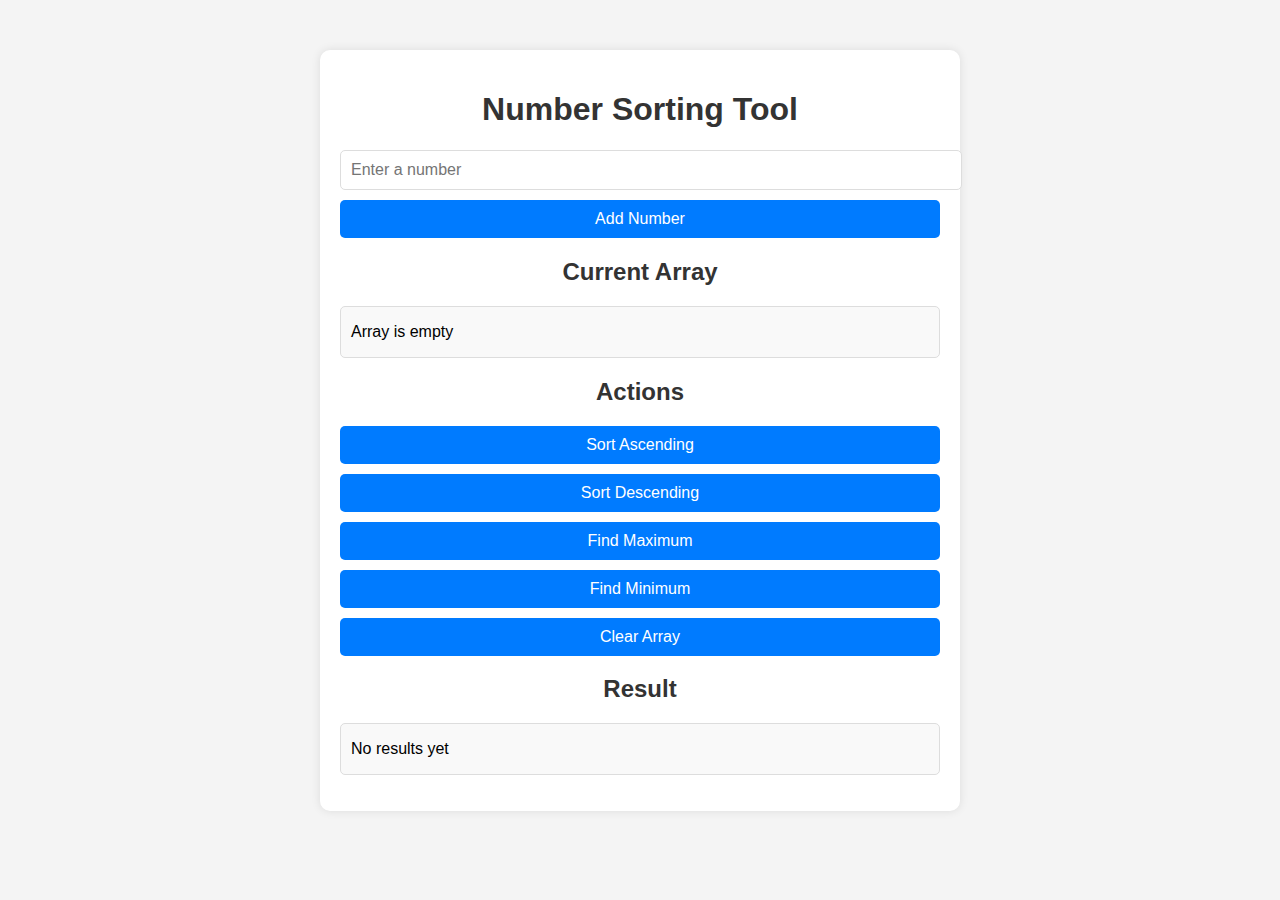
<file: lab exercise/Arrays/index.html>
<!DOCTYPE html>
<html lang="en">
<head>
  <meta charset="UTF-8">
  <meta name="viewport" content="width=device-width, initial-scale=1.0">
  <title>Number Sorting Tool</title>
  <link rel="stylesheet" href="style.css">
</head>
<body>
  <div class="container">
    <h1>Number Sorting Tool</h1>
    <input type="number" id="numberInput" placeholder="Enter a number">
    <button id="addButton">Add Number</button>
    
    <h2>Current Array</h2>
    <p id="arrayDisplay">Array is empty</p>
    
    <h2>Actions</h2>
    <button id="sortAscButton">Sort Ascending</button>
    <button id="sortDescButton">Sort Descending</button>
    <button id="findMaxButton">Find Maximum</button>
    <button id="findMinButton">Find Minimum</button>
    <button id="clearArrayButton">Clear Array</button>
    
    <h2>Result</h2>
    <p id="resultDisplay">No results yet</p>
  </div>
  <script src="script.js"></script>
</body>
</html>
</file>
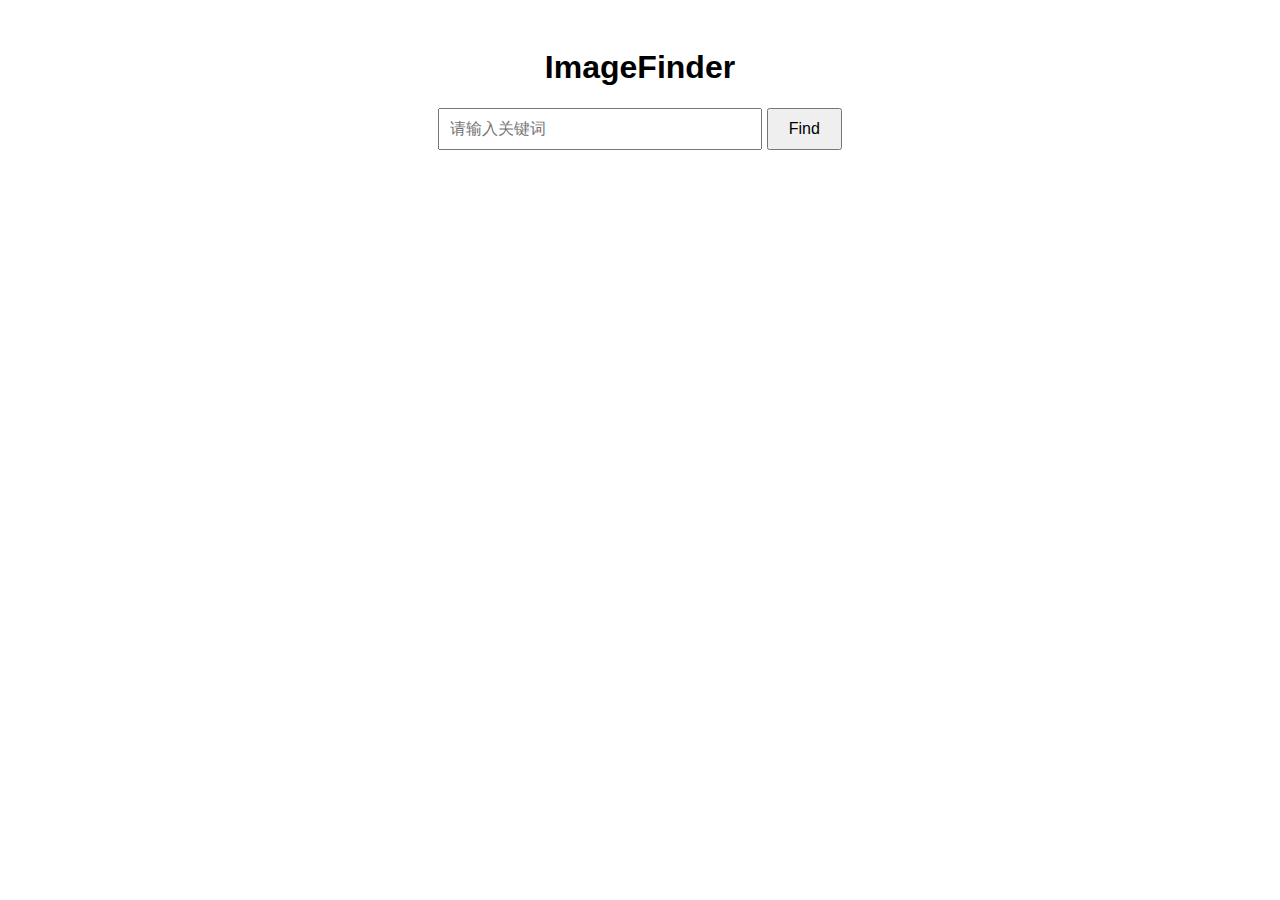
<file: lab exercise/DOM/index.html>
<!DOCTYPE html>
<html lang="en">
<head>
  <meta charset="UTF-8">
  <meta name="viewport" content="width=device-width, initial-scale=1.0">
  <title>ImageFinder</title>
  <link rel="stylesheet" href="style.css">
</head>
<body>
  <h1>ImageFinder</h1>
  <div id="search-container">
    <input type="text" id="search-input" placeholder="请输入关键词">
    <button id="search-button">Find</button>
  </div>
  <div id="results"></div>
  <script src="script.js"></script>
</body>
</html>
</file>
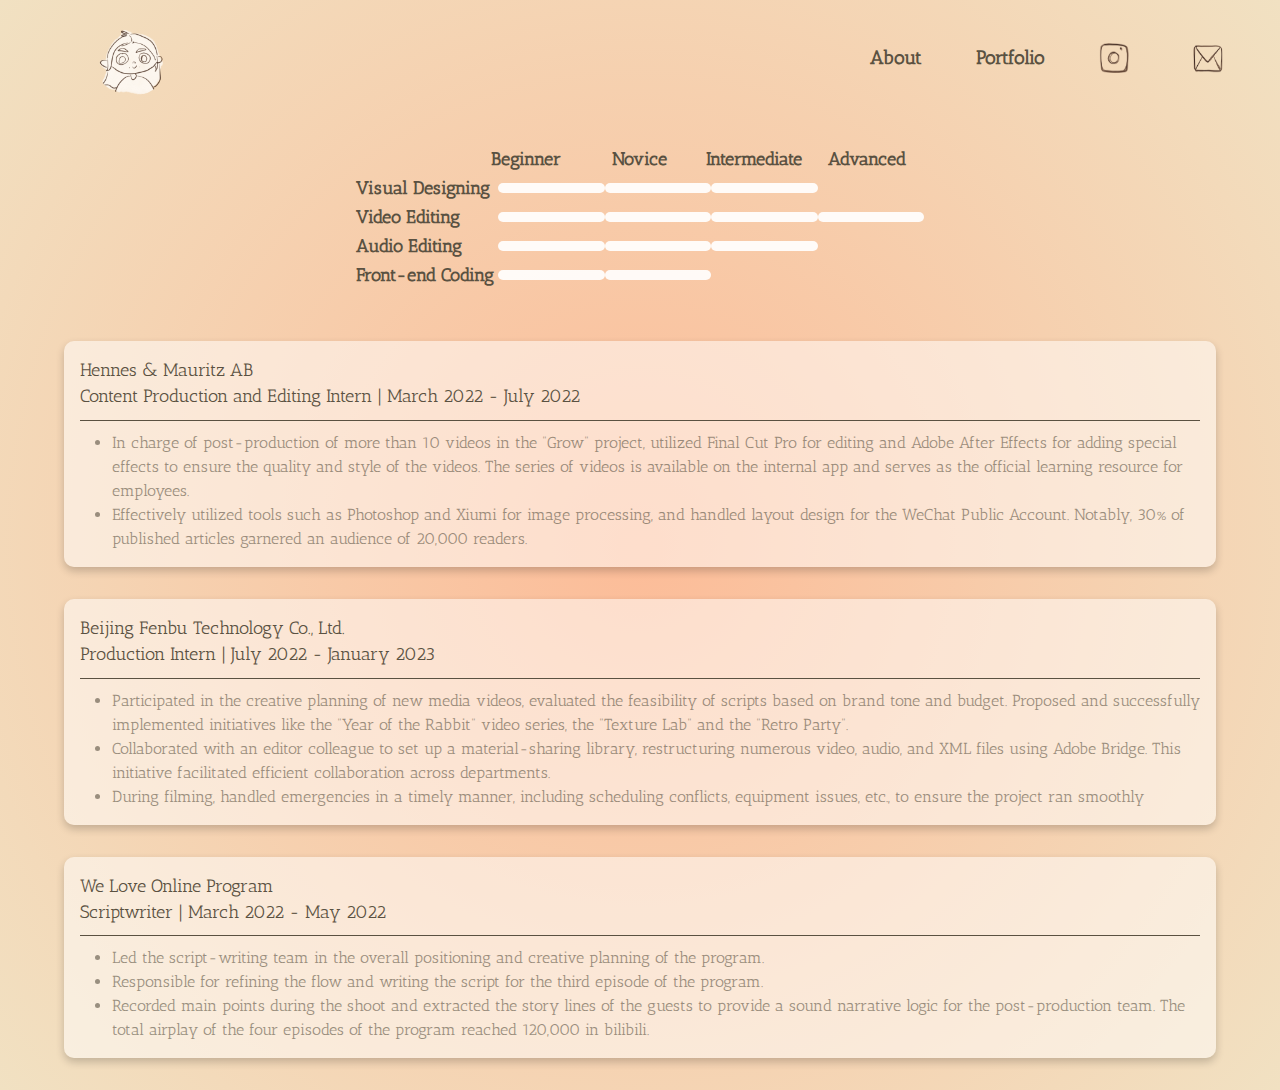
<file: portfolio/About.html>
<!DOCTYPE html>
<html lang="en">
<head>
    <meta charset="UTF-8">
    <meta name="viewport" content="width=device-width, initial-scale=1.0">
    <title>Wendi's experience</title>
    <link rel="stylesheet" href="main.css">
    <script src="script.js" defer></script>
    <!-- embed font -->
    <link rel="preconnect" href="https://fonts.googleapis.com">
    <link rel="preconnect" href="https://fonts.gstatic.com" crossorigin>
    <link href="https://fonts.googleapis.com/css2?family=Antic+Slab&family=Arima:wght@100..700&display=swap" rel="stylesheet">
</head>
<body>
    <!-- navigation bar -->
    <header>
        <div class="navbar">
            <div class="avatar">
                <a href="homepage.html"><img src="pic/myavatar.jpg" alt="My Avatar"></a>
            </div>
            <!-- links to other pages -->
            <div class="nav-links">
                <a href="About.html">About</a>
                <a href="portfolio.html">Portfolio</a>
                <a href="https://www.instagram.com/popo_p129/profilecard/?igsh=aWZ6eXJhNDFiNGJn">
                    <img src="pic/igPage.jpg" alt="icon" class="icon">
                </a>
                <a href="mailto:wendy1726@163.com?subject=cooperation" class="email-link">
                    <img src="pic/eAddress.jpg" alt="send email" class="icon">
                </a>
            </div>
        </div>
    </header>

    <!-- main content -->
    <main class="about">
        <div class="skills-section">
            <!-- proficiency levels -->
            <div class="proficiency-labels">
                <span></span>
                <span>Beginner</span>
                <span>Novice</span>
                <span>Intermediate</span>
                <span>Advanced</span>
            </div>
        
            <!-- skill rows with progress aligned under labels -->
            <div class="skill level-intermediate"> 
                <span class="skill-name">Visual Designing</span>
                <div class="progress-bar">
                    <div class="progress"></div>
                    <div class="progress"></div>
                    <div class="progress"></div>
                </div>
            </div>
            <div class="skill level-advanced">
                <span class="skill-name">Video Editing</span>
                <div class="progress-bar">
                    <div class="progress"></div>
                    <div class="progress"></div>
                    <div class="progress"></div>
                    <div class="progress"></div>
                </div>
            </div>
            <div class="skill level-intermediate"> 
                <span class="skill-name">Audio Editing</span>
                <div class="progress-bar">
                    <div class="progress"></div>
                    <div class="progress"></div>
                    <div class="progress"></div>
                </div>
            </div>
            <div class="skill level-novice">
                <span class="skill-name">Front-end Coding</span>
                <div class="progress-bar">
                    <div class="progress"></div>
                    <div class="progress"></div>
                </div>
            </div>
        </div>        
        
        <!-- three work experiences and descriptions-->
        <div class="workexperience" id="workexperience">
            <div class="work">
                <p class="jobtitle">
                    Hennes & Mauritz AB <br>
                </p>
                <p class="jobtitle">
                    Content Production and Editing Intern | March 2022 - July 2022
                </p>
                <hr class="styled-hr">
                <ul class="work-description">
                    <li>In charge of post-production of more than 10 videos in the ”Grow” project, 
                        utilized Final Cut Pro for editing and Adobe After Effects for adding special effects to ensure the quality and style 
                        of the videos. The series of videos is available on the internal app and serves as the official learning resource for employees.
                    </li>
                    <li>Effectively utilized tools such as Photoshop and Xiumi for image processing, and handled layout design for the
                        WeChat Public Account. Notably, 30% of published articles garnered an audience of 20,000 readers.
                    </li>
                </ul>
            </div>

            <div class="work">
                <p class="jobtitle">
                    Beijing Fenbu Technology Co., Ltd.<br>
                </p>
                <p class="jobtitle">
                    Production Intern | July 2022 - January 2023
                </p>
                <hr class="styled-hr">
                <ul class="work-description">
                    <li>Participated in the creative planning of new media videos, evaluated the feasibility of scripts based on brand tone and
                        budget. Proposed and successfully implemented initiatives like the ”Year of the Rabbit” video series, the ”Texture
                        Lab” and the ”Retro Party”.
                    </li>
                    <li>Collaborated with an editor colleague to set up a material-sharing library, restructuring numerous video, audio, and
                        XML files using Adobe Bridge. This initiative facilitated efficient collaboration across departments.
                    </li>
                    <li>During filming, handled emergencies in a timely manner, including scheduling conflicts, equipment issues, etc., to
                        ensure the project ran smoothly
                    </li>
                </ul>
            </div>

            <div class="work">
                <p class="jobtitle">
                    We Love Online Program <br>
                </p>
                <p  class="jobtitle">
                    Scriptwriter | March 2022 - May 2022
                </p>
                <hr class="styled-hr">
                <ul class="work-description">
                    <li>Led the script-writing team in the overall positioning and creative planning of the program.</li>
                    <li>Responsible for refining the flow and writing the script for the third episode of the program.</li>
                    <li>Recorded main points during the shoot and extracted the story lines of the guests to provide a sound narrative logic
                        for the post-production team. The total airplay of the four episodes of the program reached 120,000 in bilibili.
                    </li>
                </ul>
            </div>
            
        </div> 
        
     </main>
</file>
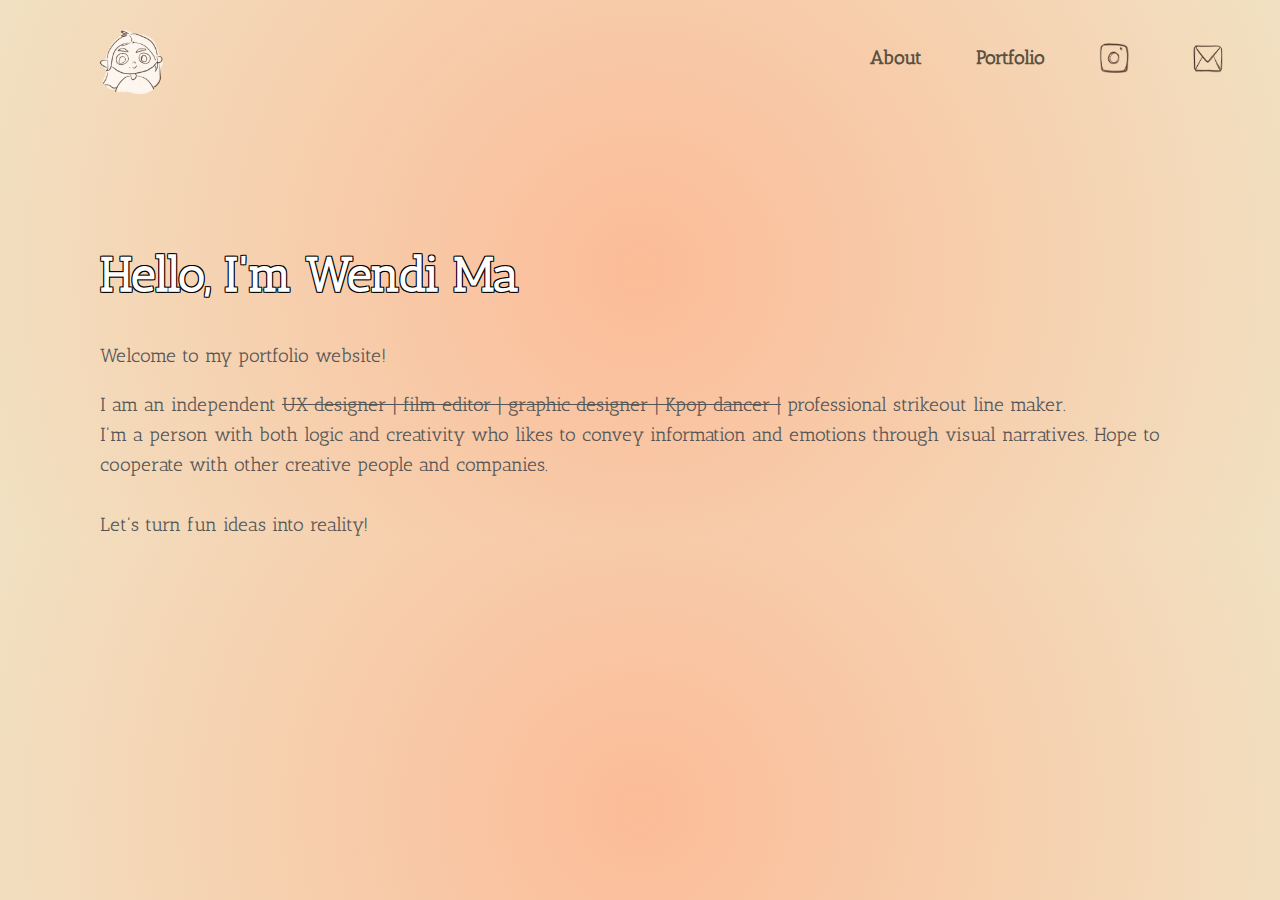
<file: portfolio/homepage.html>
<!DOCTYPE html>
<html lang="en">
<head>
    <meta charset="UTF-8">
    <meta name="viewport" content="width=device-width, initial-scale=1.0">
    <title>Wendi's webpage</title>
    <link rel="stylesheet" href="main.css">
    <script src="script.js" defer></script>
    <!-- embed font -->
    <link rel="preconnect" href="https://fonts.googleapis.com">
    <link rel="preconnect" href="https://fonts.gstatic.com" crossorigin>
    <link href="https://fonts.googleapis.com/css2?family=Antic+Slab&family=Arima:wght@100..700&display=swap" rel="stylesheet">
</head>
<body>
    <!-- navigation bar -->
    <header>
        <div class="navbar">
          <div class="avatar">
            <a href="homepage.html"><img src="pic/myavatar.jpg" alt="My Avatar"></a>
          </div>
          <div class="nav-links">
            <!-- Links to other pages -->
            <a href="About.html">About</a>
            <a href="portfolio.html">Portfolio</a>
            <a href="https://www.instagram.com/popo_p129/profilecard/?igsh=aWZ6eXJhNDFiNGJn">
                <img src="pic/igPage.jpg" alt="icon" class="icon">
            </a>
            <a href="mailto:wendy1726@163.com?subject=cooperation" class="email-link">
              <img src="pic/eAddress.jpg" alt="send email" class="icon">
            </a>
          </div>
          <!-- <div class="language-selector">
            <select id="language-selector">
              <option value="en">English</option>
              <option value="zh">中文</option>
            </select>
          </div> -->
        </div>
      </header>
      

    <!-- main content -->
    <main>
        <section class="intro">
            <h1>Hello, I'm Wendi Ma</h1><br><br>
            <p>Welcome to my portfolio website!</p><br>
            <p>I am an independent <span class="deleted-text">UX designer | film editor | graphic designer | Kpop dancer |</span> professional strikeout line maker.</p>
            <p>I'm a person with both logic and creativity who likes to convey information and emotions through visual narratives. 
                Hope to cooperate with other creative people and companies.
                <br><br>Let's turn fun ideas into reality!
            </p>
        </section>
    </main>
</body>
</html>
</file>
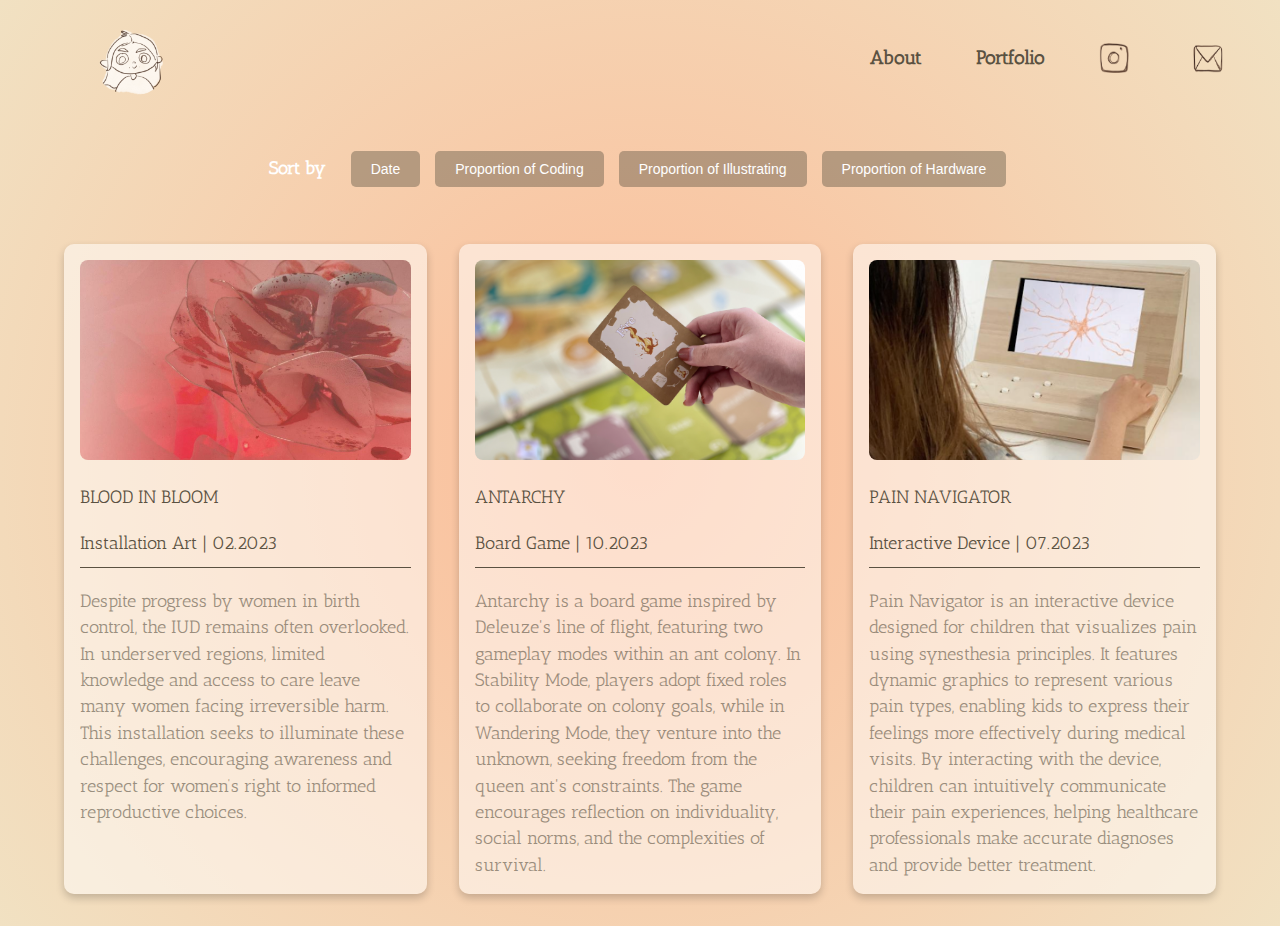
<file: portfolio/portfolio.html>
<!DOCTYPE html>
<html lang="en">
<head>
    <meta charset="UTF-8">
    <meta name="viewport" content="width=device-width, initial-scale=1.0">
    <title>Wendi's portfolio</title>
    <link rel="stylesheet" href="main.css">
    <script src="script.js" defer></script>
    <!-- embed font -->
    <link rel="preconnect" href="https://fonts.googleapis.com">
    <link rel="preconnect" href="https://fonts.gstatic.com" crossorigin>
    <link href="https://fonts.googleapis.com/css2?family=Antic+Slab&family=Arima:wght@100..700&display=swap" rel="stylesheet">
</head>
<body>
    <!-- navigation bar -->
    <header>
        <div class="navbar">
            <div class="avatar">
                <a href="homepage.html"><img src="pic/myavatar.jpg" alt="My Avatar"></a>
            </div>
            <div class="nav-links">
                <!-- links to other pages -->
                <a href="About.html">About</a>
                <a href="portfolio.html">Portfolio</a>
                <a href="https://www.instagram.com/popo_p129/profilecard/?igsh=aWZ6eXJhNDFiNGJn">
                    <img src="pic/igPage.jpg" alt="icon" class="icon">
                </a>
                <a href="mailto:wendy1726@163.com?subject=cooperation" class="email-link">
                    <img src="pic/eAddress.jpg" alt="send email" class="icon">
                </a>
            </div>
        </div>
    </header>

    <!-- sorting buttons -->
    <div class="sorting-section">
        <span>Sort by</span>
        <div class="sort-buttons">
            <button onclick="sortPortfolio('date')">Date</button>
            <button onclick="sortPortfolio('coding')">Proportion of Coding</button>
            <button onclick="sortPortfolio('illustrating')">Proportion of Illustrating</button>
            <button onclick="sortPortfolio('hardware')">Proportion of Hardware</button>
        </div>
    </div>

    <!-- main content -->
    <main class="portfolio-section">
        <div class="portfolio" data-date="2023-02" data-coding="0.5" data-illustrating="0.2" data-hardware="0.6" id="project1">
            <a href="project1.html"> <!--link to project1 page-->
                <img src="pic/project1.jpg" alt="Project 1" class="portfolio-image">
            </a>
            <p>
                BLOOD IN BLOOM<br>
            </p>
            <p>
                Installation Art | 02.2023
            </p>
            <hr class="styled-hr">
            <p class="portfolio-description">
                Despite progress by women in birth control, the IUD remains often overlooked. In underserved regions, limited knowledge and access to care leave many women facing irreversible harm. This installation seeks to illuminate these challenges, encouraging awareness and respect for women’s right to informed reproductive choices.
            </p>
        </div>

        <div class="portfolio" data-date="2023-10" data-coding="0.1" data-illustrating="0.9" data-hardware="0.1" id="project2">
            <a href="project2.html"> <!--link to project2 page-->
                <img src="pic/project2.jpg" alt="Project 2" class="portfolio-image">
            </a>
            <p>
                ANTARCHY<br>
            </p>
            <p>
                Board Game | 10.2023
            </p>
            <hr class="styled-hr">
            <p class="portfolio-description">
                Antarchy is a board game inspired by Deleuze's line of flight, featuring two gameplay modes within an ant colony. In Stability Mode, players adopt fixed roles to collaborate on colony goals, while in Wandering Mode, they venture into the unknown, seeking freedom from the queen ant's constraints. The game encourages reflection on individuality, social norms, and the complexities of survival.
            </p>
        </div>

        <div class="portfolio" data-date="2023-07" data-coding="0.8" data-illustrating="0.5" data-hardware="0.8" id="project3">
            <a href="project3.html"><!--link to project3 page-->
                <img src="pic/project3.jpg" alt="Project 3" class="portfolio-image">
            </a>
            <p>
                PAIN NAVIGATOR<br>
            </p>
            <p>
                Interactive Device | 07.2023
            </p>
            <hr class="styled-hr">
            <p class="portfolio-description">
                Pain Navigator is an interactive device designed for children that visualizes pain using synesthesia principles. It features dynamic graphics to represent various pain types, enabling kids to express their feelings more effectively during medical visits. By interacting with the device, children can intuitively communicate their pain experiences, helping healthcare professionals make accurate diagnoses and provide better treatment.
            </p>
        </div>
    </main>
</body>
</html>
</file>
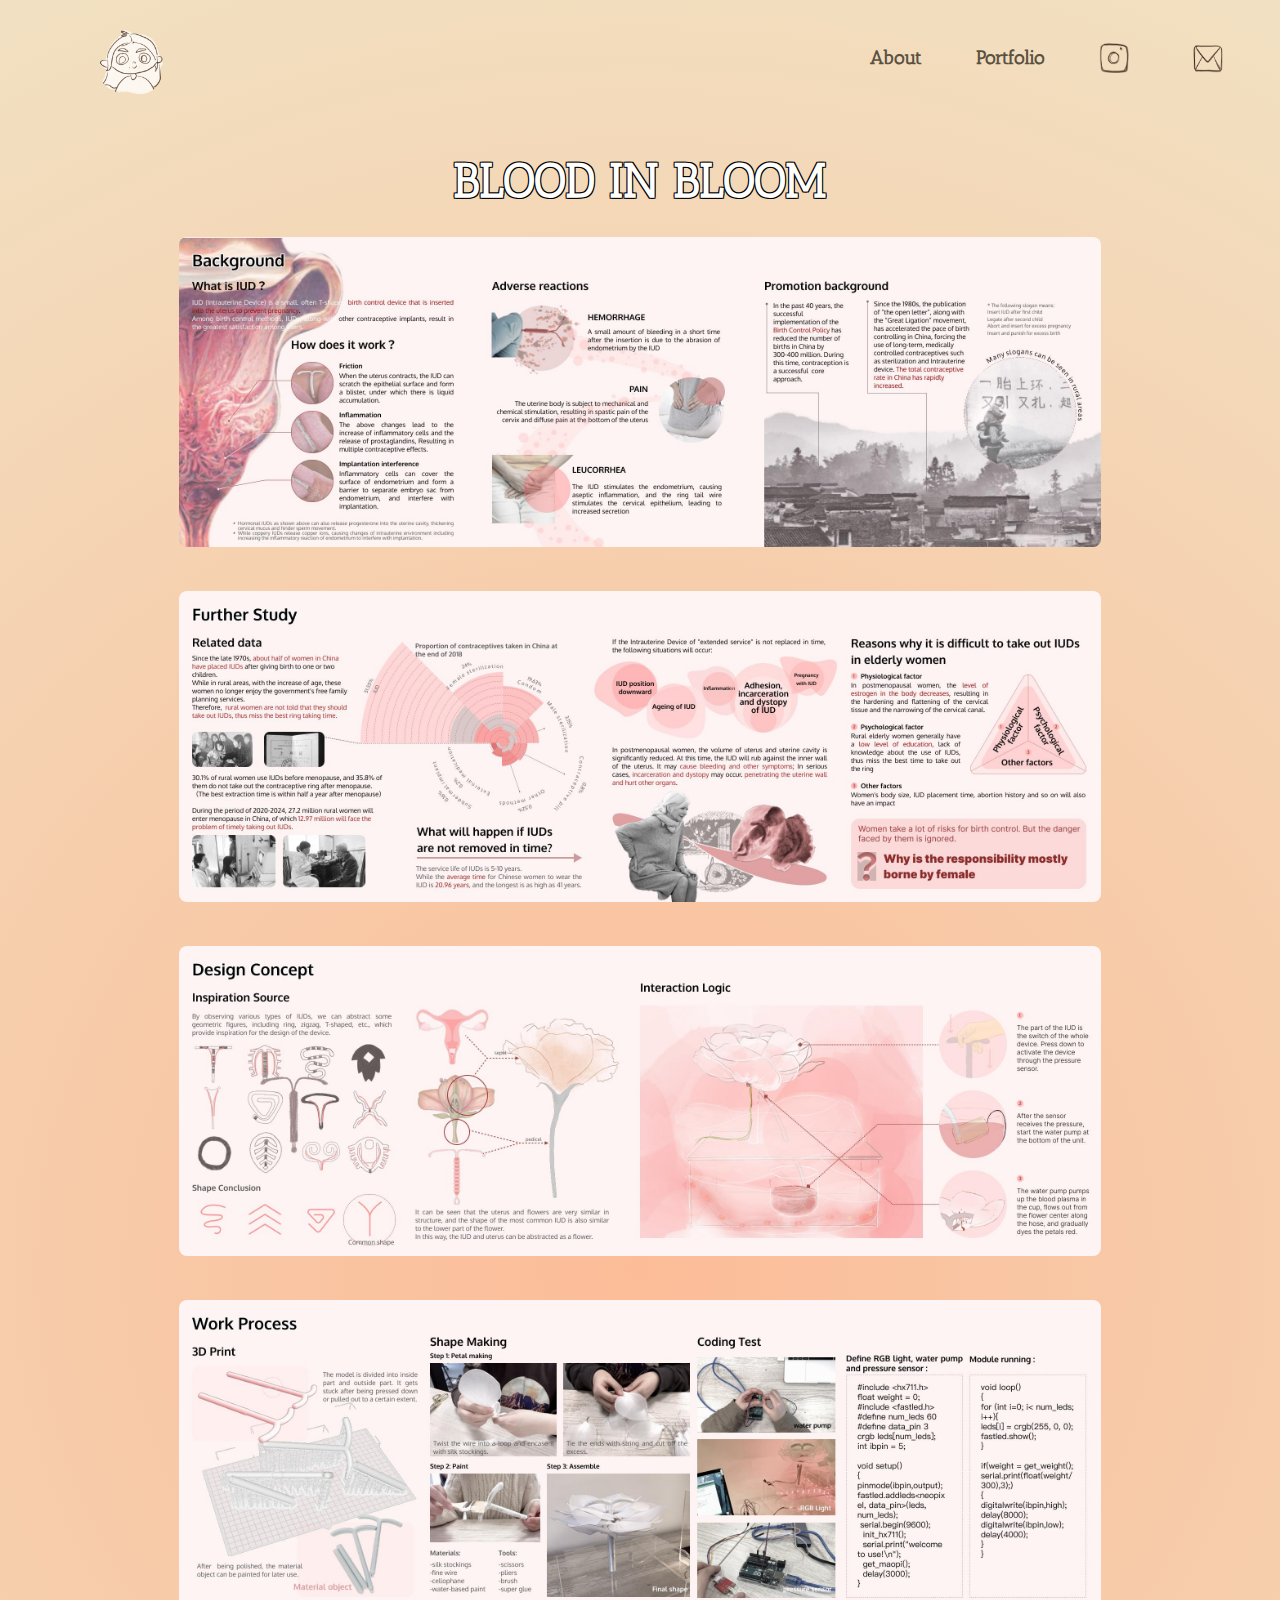
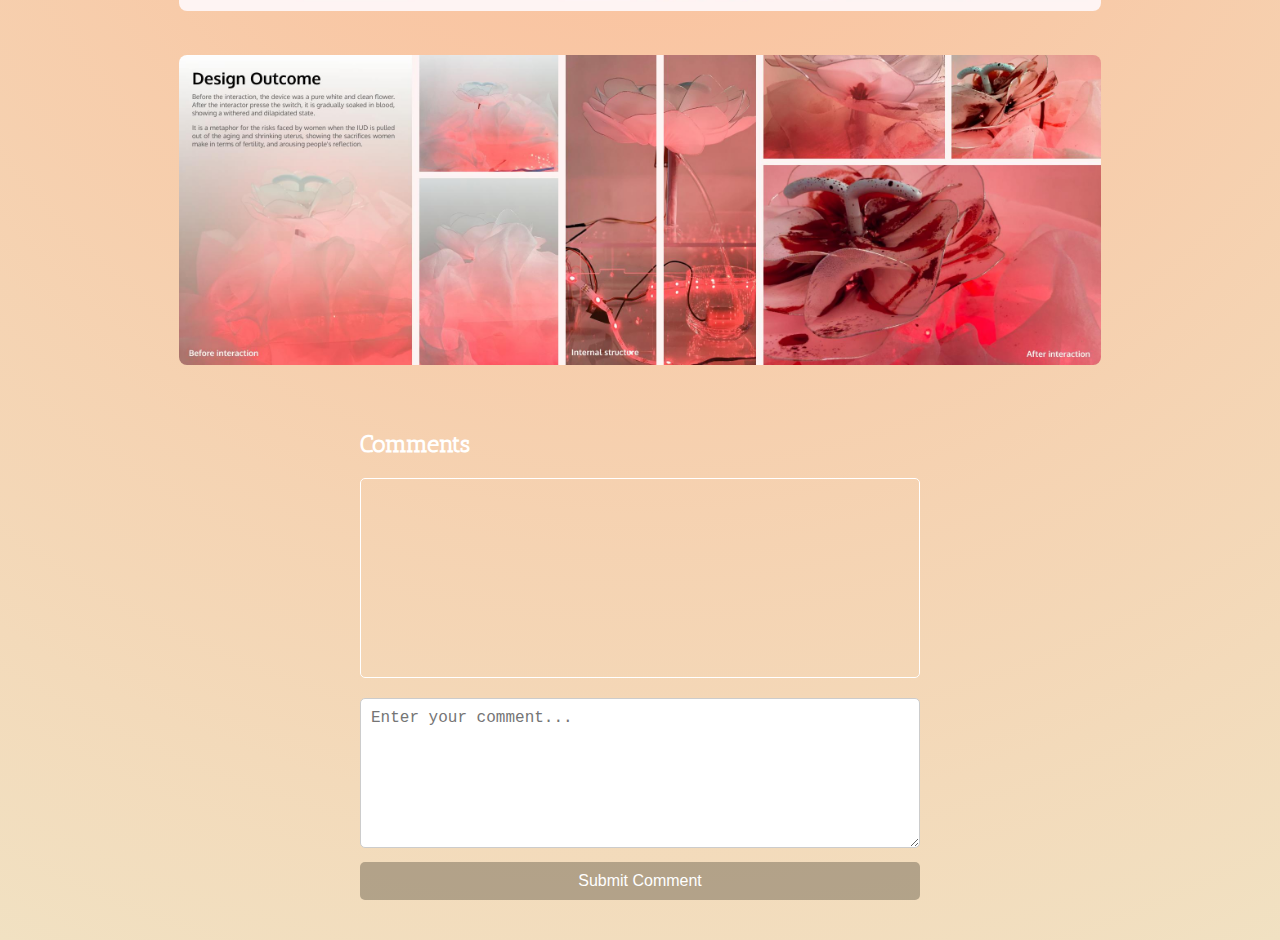
<file: portfolio/project1.html>
<!DOCTYPE html>
<html lang="en">
<head>
    <meta charset="UTF-8">
    <meta name="viewport" content="width=device-width, initial-scale=1.0">
    <title>Wendi's project1</title>
    <link rel="stylesheet" href="main.css">
    <script src="script.js" defer></script>
    <!-- embed font -->
    <link rel="preconnect" href="https://fonts.googleapis.com">
    <link rel="preconnect" href="https://fonts.gstatic.com" crossorigin>
    <link href="https://fonts.googleapis.com/css2?family=Antic+Slab&family=Arima:wght@100..700&display=swap" rel="stylesheet">
</head>
<body>
    <!-- navigation bar -->
    <header>
        <div class="navbar">
            <div class="avatar">
                <a href="homepage.html"><img src="pic/myavatar.jpg" alt="My Avatar"></a>
            </div>
            <div class="nav-links">
                <!-- links to other pages -->
                <a href="About.html">About</a>
                <a href="portfolio.html">Portfolio</a>
                <a href="https://www.instagram.com/popo_p129/profilecard/?igsh=aWZ6eXJhNDFiNGJn">
                    <img src="pic/igPage.jpg" alt="icon" class="icon">
                </a>
                <a href="mailto:wendy1726@163.com?subject=cooperation" class="email-link">
                    <img src="pic/eAddress.jpg" alt="send email" class="icon">
                </a>
            </div>
        </div>
    </header>

    <!-- main content -->
    <main>
        <section class="project">
            <div class="project-item">
                <h1>BLOOD IN BLOOM</h1>
                <!-- make the picture full screen when clicking -->
                <img src="pic/pic1/1-1.jpg" alt="project pic" class="project-image" onclick="openModal(this)">
                <img src="pic/pic1/1-2.jpg" alt="project pic" class="project-image" onclick="openModal(this)">
                <img src="pic/pic1/1-3.jpg" alt="project pic" class="project-image" onclick="openModal(this)">
                <img src="pic/pic1/1-4.jpg" alt="Pproject pic" class="project-image" onclick="openModal(this)">
                <img src="pic/pic1/1-5.jpg" alt="project pic" class="project-image" onclick="openModal(this)">
            </div>
            <!-- modal -->
            <div id="myModal" class="modal" onclick="closeModal()">
                <span class="close">&times;</span>
                <img class="modal-content" alt="image" id="img01" src="[data-uri]">
            </div>
            
            <div id="comments-section" data-project-id="project1">
                <h2>Comments</h2>
                <!-- Comment list: displays the latest comments -->
                <div id="comment-list" class="comment-list-container">
                    <!-- Submitted comments will be displayed here -->
                </div>
                
                <!-- Comment input form -->
                <textarea id="comment-input" placeholder="Enter your comment..."></textarea>
                <button id="submit-comment">Submit Comment</button>
            </div>           
                     
        </section>
    </main>
</body>
</file>
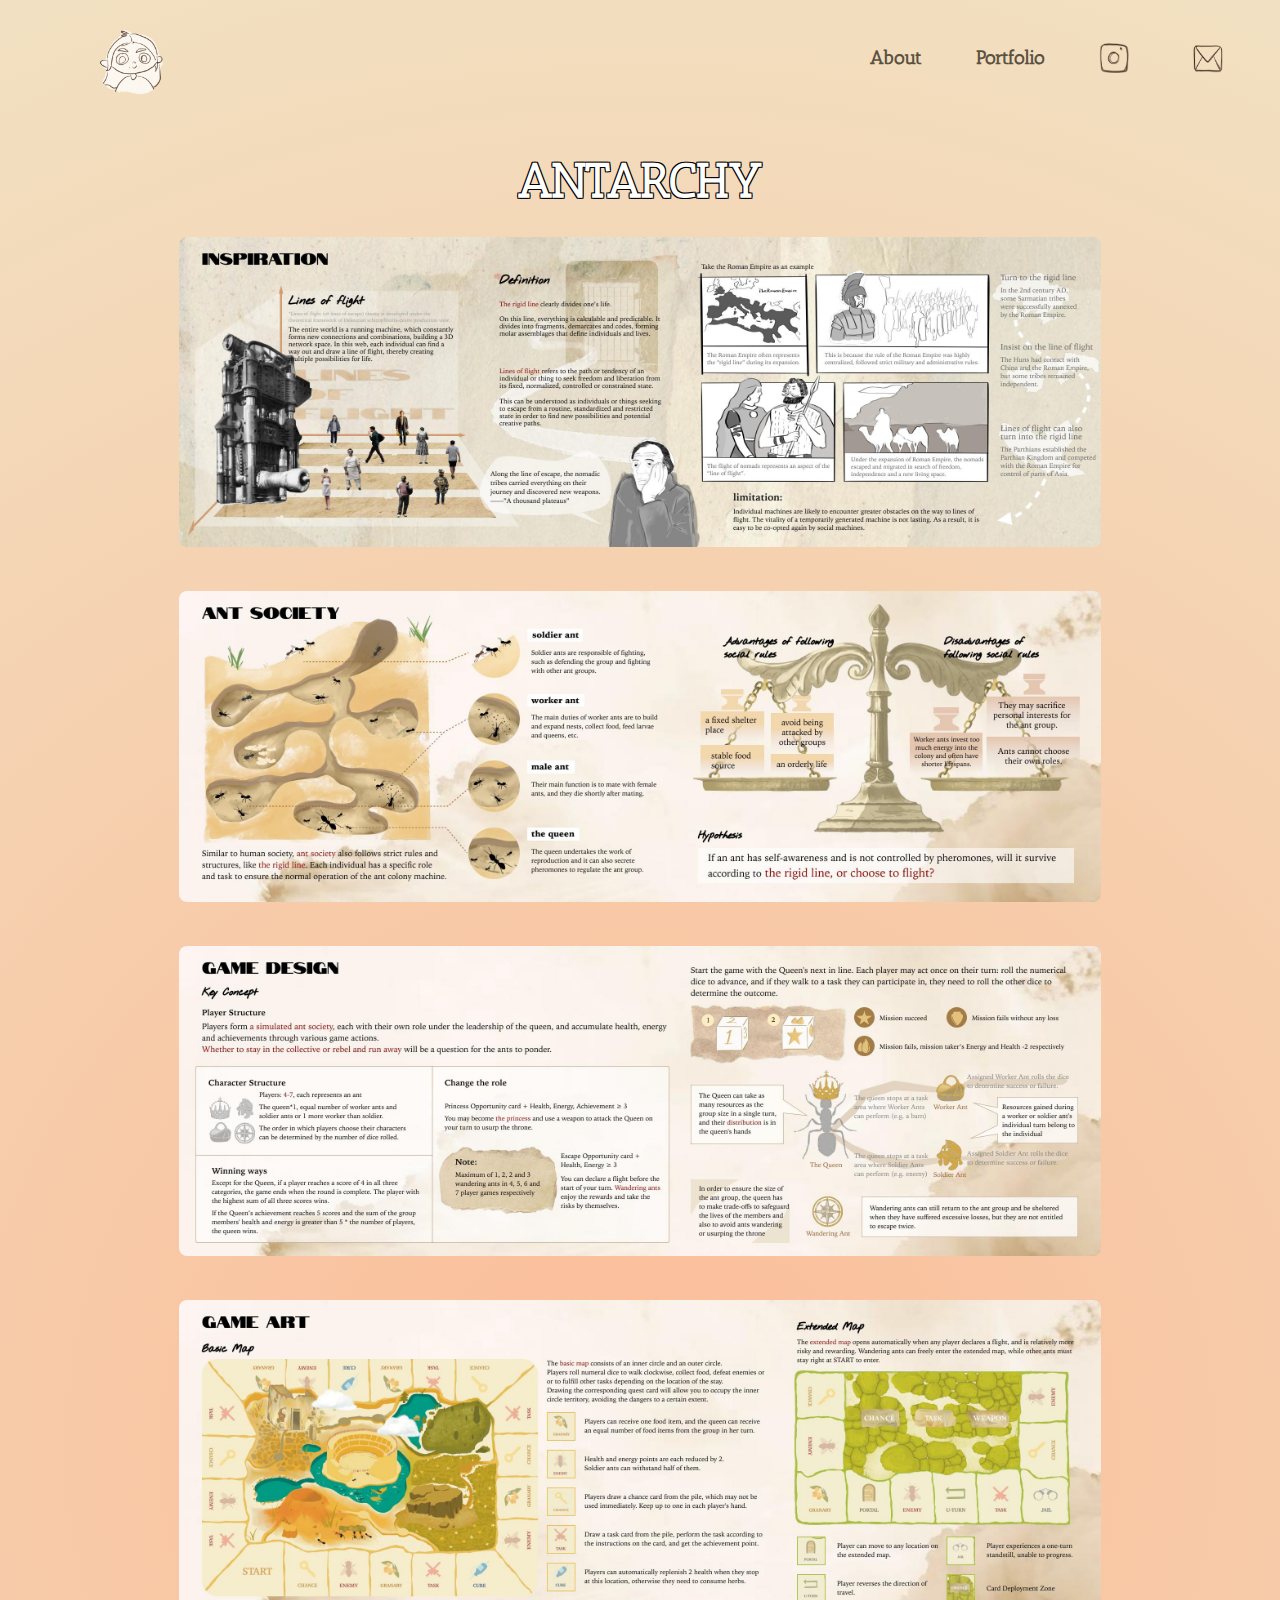
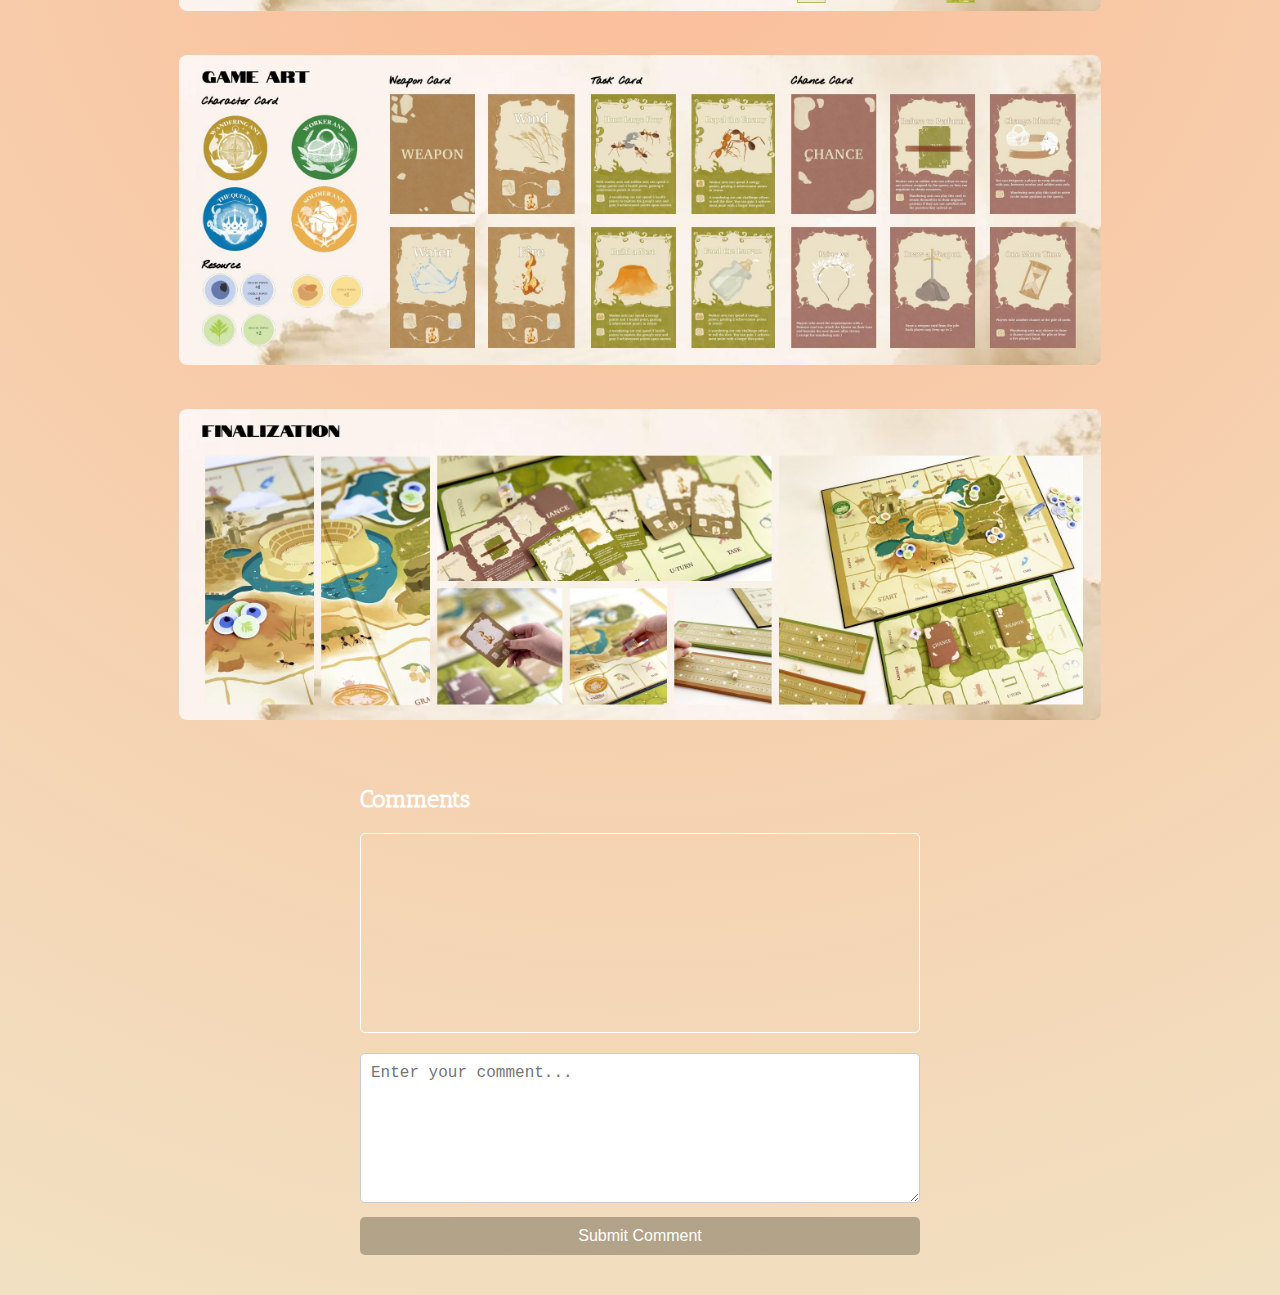
<file: portfolio/project2.html>
<!DOCTYPE html>
<html lang="en">
<head>
    <meta charset="UTF-8">
    <meta name="viewport" content="width=device-width, initial-scale=1.0">
    <title>Wendi's project2</title>
    <link rel="stylesheet" href="main.css">
    <script src="script.js" defer></script>
    <!-- embed font -->
    <link rel="preconnect" href="https://fonts.googleapis.com">
    <link rel="preconnect" href="https://fonts.gstatic.com" crossorigin>
    <link href="https://fonts.googleapis.com/css2?family=Antic+Slab&family=Arima:wght@100..700&display=swap" rel="stylesheet">
</head>
<body>
    <!-- navigation bar -->
    <header>
        <div class="navbar">
            <div class="avatar">
                <a href="homepage.html"><img src="pic/myavatar.jpg" alt="My Avatar"></a>
            </div>
            <div class="nav-links">
                <!-- links to other pages -->
                <a href="About.html">About</a>
                <a href="portfolio.html">Portfolio</a>
                <a href="https://www.instagram.com/popo_p129/profilecard/?igsh=aWZ6eXJhNDFiNGJn">
                    <img src="pic/igPage.jpg" alt="icon" class="icon">
                </a>
                <a href="mailto:wendy1726@163.com?subject=cooperation" class="email-link">
                    <img src="pic/eAddress.jpg" alt="send email" class="icon">
                </a>
            </div>
        </div>
    </header>

    <!-- main content -->
    <main>
        <section class="project">
            <div class="project-item">
                <h1>ANTARCHY</h1>
                <!-- make the picture full screen when clicking -->
                <img src="pic/pic2/2-1.jpg" alt="project pic" class="project-image" onclick="openModal(this)">
                <img src="pic/pic2/2-2.jpg" alt="project pic" class="project-image" onclick="openModal(this)">
                <img src="pic/pic2/2-3.jpg" alt="project pic" class="project-image" onclick="openModal(this)">
                <img src="pic/pic2/2-4.jpg" alt="Pproject pic" class="project-image" onclick="openModal(this)">
                <img src="pic/pic2/2-5.jpg" alt="project pic" class="project-image" onclick="openModal(this)">
                <img src="pic/pic2/2-6.jpg" alt="project pic" class="project-image" onclick="openModal(this)">
            </div>
            <!-- modal -->
            <div id="myModal" class="modal" onclick="closeModal()">
                <span class="close">&times;</span>
                <img class="modal-content" alt="image" id="img01" src="[data-uri]">
            </div>
            
            <div id="comments-section" data-project-id="project2">
                <h2>Comments</h2>
                <!-- Comment list: displays the latest comments -->
                <div id="comment-list" class="comment-list-container">
                    <!-- Submitted comments will be displayed here -->
                </div>
                
                <!-- Comment input form -->
                <textarea id="comment-input" placeholder="Enter your comment..."></textarea>
                <button id="submit-comment">Submit Comment</button>
            </div>
        </section>
    </main>
</body>
</file>
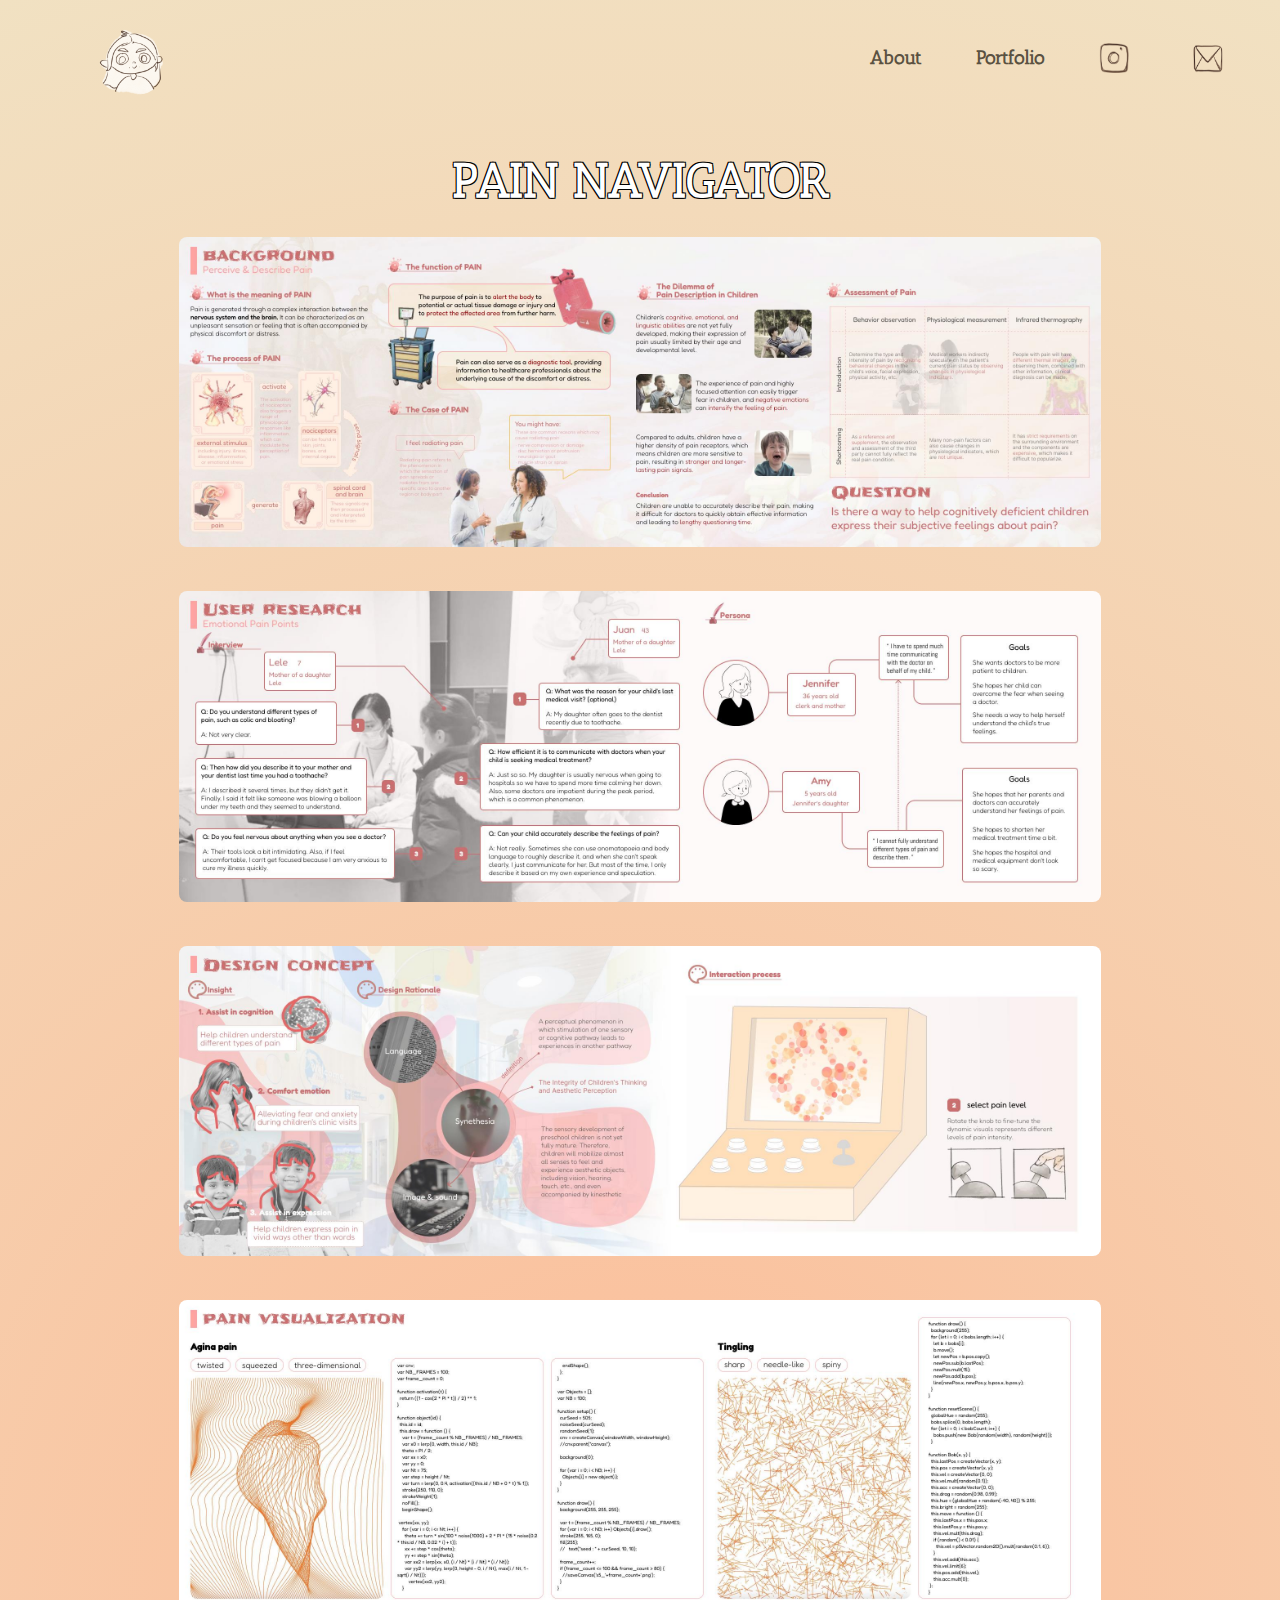
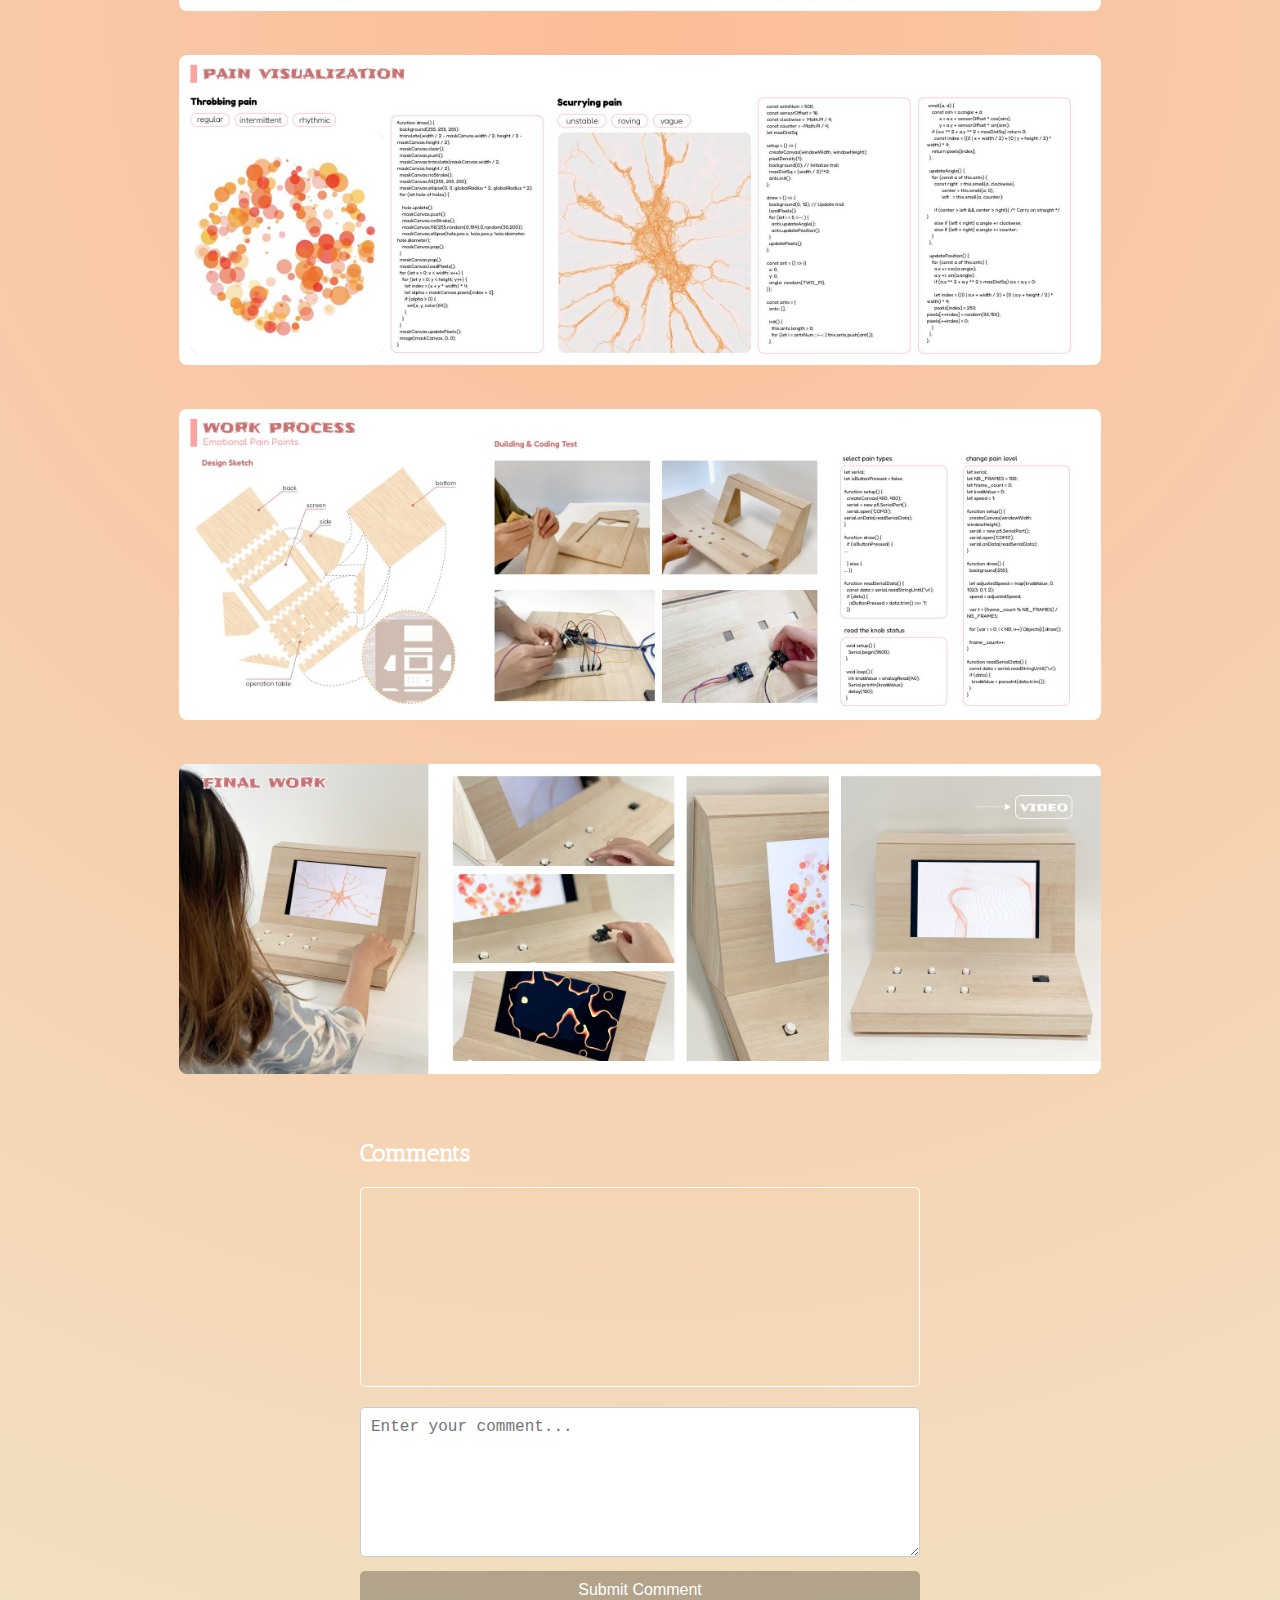
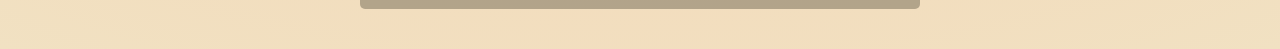
<file: portfolio/project3.html>
<!DOCTYPE html>
<html lang="en">
<head>
    <meta charset="UTF-8">
    <meta name="viewport" content="width=device-width, initial-scale=1.0">
    <title>Wendi's project3</title>
    <link rel="stylesheet" href="main.css">
    <script src="script.js" defer></script>
    <link rel="preconnect" href="https://fonts.googleapis.com">
    <link rel="preconnect" href="https://fonts.gstatic.com" crossorigin>
    <link href="https://fonts.googleapis.com/css2?family=Antic+Slab&family=Arima:wght@100..700&display=swap" rel="stylesheet">
</head>
<body>
    <!-- navigation bar -->
    <header>
        <div class="navbar">
            <div class="avatar">
                <a href="homepage.html"><img src="pic/myavatar.jpg" alt="My Avatar"></a>
            </div>
            <div class="nav-links">
                <!-- links to other pages -->
                <a href="About.html">About</a>
                <a href="portfolio.html">Portfolio</a>
                <a href="https://www.instagram.com/popo_p129/profilecard/?igsh=aWZ6eXJhNDFiNGJn">
                    <img src="pic/igPage.jpg" alt="icon" class="icon">
                </a>
                <a href="mailto:wendy1726@163.com?subject=cooperation" class="email-link">
                    <img src="pic/eAddress.jpg" alt="send email" class="icon">
                </a>
            </div>
        </div>
    </header>

    <!-- main content -->
    <main>
        <section class="project">
            <div class="project-item">
                <h1>PAIN NAVIGATOR</h1>
                <!-- make the picture full screen when clicking -->
                <img src="pic/pic3/3-1.jpg" alt="project pic" class="project-image" onclick="openModal(this)">
                <img src="pic/pic3/3-2.jpg" alt="project pic" class="project-image" onclick="openModal(this)">
                <img src="pic/pic3/3-3.jpg" alt="project pic" class="project-image" onclick="openModal(this)">
                <img src="pic/pic3/3-4.jpg" alt="project pic" class="project-image" onclick="openModal(this)">
                <img src="pic/pic3/3-5.jpg" alt="project pic" class="project-image" onclick="openModal(this)">
                <img src="pic/pic3/3-6.jpg" alt="project pic" class="project-image" onclick="openModal(this)">
                <img src="pic/pic3/3-7.jpg" alt="project pic" class="project-image" onclick="openModal(this)">
            </div>

            <!-- modal -->
            <div id="myModal" class="modal" onclick="closeModal()">
                <span class="close">&times;</span>
                <img class="modal-content" alt="image" id="img01" src="[data-uri]">
            </div>
            
            <div id="comments-section" data-project-id="project3">
                <h2>Comments</h2>
                <!-- Comment list: displays the latest comments -->
                <div id="comment-list" class="comment-list-container">
                    <!-- Submitted comments will be displayed here -->
                </div>
                
                <!-- Comment input form -->
                <textarea id="comment-input" placeholder="Enter your comment..."></textarea>
                <button id="submit-comment">Submit Comment</button>
            </div>
        </section>
    </main>
</body>
</html>
</file>
<file: lab exercise/Arrays/style.css>
body {
    font-family: Arial, sans-serif;
    margin: 0;
    padding: 0;
    background-color: #f4f4f4;
  }
  
  .container {
    max-width: 600px;
    margin: 50px auto;
    padding: 20px;
    background: #fff;
    border-radius: 10px;
    box-shadow: 0 0 10px rgba(0, 0, 0, 0.1);
  }
  
  h1, h2 {
    color: #333;
    text-align: center;
  }
  
  input, button {
    display: block;
    width: 100%;
    padding: 10px;
    margin: 10px 0;
    border-radius: 5px;
    border: 1px solid #ddd;
    font-size: 16px;
  }
  
  button {
    background: #007BFF;
    color: white;
    border: none;
    cursor: pointer;
  }
  
  button:hover {
    background: #0056b3;
  }
  
  #resultDisplay, #arrayDisplay {
    background: #f9f9f9;
    padding: 10px;
    border: 1px solid #ddd;
    border-radius: 5px;
    min-height: 30px;
    line-height: 30px;
  }
</file>
<file: lab exercise/DOM/style.css>
/* style.css */
body {
  font-family: Arial, sans-serif;
  text-align: center;
  padding: 20px;
}

#search-container {
  margin-bottom: 20px;
}

#search-input {
  width: 300px;
  padding: 10px;
  font-size: 16px;
}

#search-button {
  padding: 10px 20px;
  font-size: 16px;
  cursor: pointer;
}

#results {
  display: flex;
  flex-wrap: wrap;
  justify-content: center;
  gap: 10px;
  margin-top: 20px;
}

#results img {
  width: 200px;
  height: 200px;
  object-fit: cover;
  border-radius: 8px;
  box-shadow: 0 2px 5px rgba(0, 0, 0, 0.2);
}
</file>
<file: portfolio/main.css>
/* reset some default styles */
* {
    margin: 0;
    padding: 0;
    box-sizing: border-box;
}

/* embed font from websites */
.antic-slab-regular {
    font-family: "Antic Slab", serif;
    font-weight: 400;
    font-style: normal;
  }  
  
/* set the body background and general font styles */
body {
    font-family: Antic Slab;
    background: radial-gradient(circle, #fcbc98, #f1e1c2);
    color: #ffffff;
}

/* navigation bar styling */
.navbar {
    display: flex;
    align-items: center;
    justify-content: space-between;
    padding: 1rem 2rem;
    /* background-color: #ffffff00; */
    /* color: #ffffff00; */
}

/* avatar */
.avatar img {
    width: 80px;
    height: 80px;
    border-radius: 50%;
    margin-left: 60px;
}

/* Navigation links */
.nav-links {
    display: flex;
    gap: 1.5rem;
    align-items: center;
}

.nav-links a {
    color: #5a5141;
    /* text-shadow: 
        -1px -1px 0 #ffffff,  
         1px -1px 0 #ffffff,
        -1px  1px 0 #ffffff,
         1px  1px 0 #ffffff; */
    text-decoration: none;
    font-weight: bold;
    font-size: 1.2em;
    padding: 5px 15px;
    position: relative;
    display: inline-block;
    transition: background-color 0.3s ease, color 0.3s ease;
}

.nav-links a:hover {
    color: white;
    background-color: rgba(0, 0, 0, 0.3); 
    border-radius: 5px;
}

.nav-links a.active {
    position: relative;
    color: white;
    font-weight: bold;
}

.nav-links a.active::before {
    content: "";
    position: absolute;
    top: 0;
    left: 0;
    right: 0;
    bottom: 0;
    background: rgba(0, 0, 0, 0.5);
    z-index: -1;
    border-radius: 5px; 
}

.nav-links a,
.nav-links a.active {
    line-height: 1;
    display: inline-flex;
    align-items: center; 
    justify-content: center;
}

/* Language selector at the right end
.language-selector {
    display: flex;
    align-items: center;
  }
  
  .language-selector select {
    background-color: #444;
    color: white;
    padding: 5px 10px;
    border: none;
    font-size: 14px;
    border-radius: 5px;
  }
  
  .language-selector select:focus {
    outline: none;
    background-color: #555;
  } */

  /* icon styling */
    .icon {
    width: 30px; 
    height: 30px;
    vertical-align: middle;
    margin-right: 10px;
    /* margin-left: 5px; */
    }

/* self-intro styling */
.intro {
    text-align: left;
    margin-top: 50px;
    margin-left: 100px;
    margin-right: 50px;
}

.intro h1 {
    font-size: 3rem;
    /* margin-bottom: 0.5rem; */
    margin-top: 130px;
    text-shadow: 
        -1px -1px 0 #000,  
         1px -1px 0 #000,
        -1px  1px 0 #000,
         1px  1px 0 #000;
}

.intro p {
    font-size: 1.2rem;
    color: #555;
    line-height: 30px;
}

/* add line-through */
.deleted-text {
    text-decoration: line-through;
    color: inherit;
}

/* ------------------------------------------------------------- */
/* ------------------------------------------------------------- */
/* ------------------------------------------------------------- */
/* ------------------------------------------------------------- */
/* portfolio section styling */
.portfolio-section {
    display: flex;
    justify-content: space-between;
    padding: 2rem 5%;
    gap: 2rem;
    text-align: center;
}

/* each project box */
.portfolio {
    flex: 1;
    padding: 1rem;
    background-color: rgba(255, 255, 255, 0.501);
    box-shadow: 0 4px 8px rgba(0, 0, 0, 0.2);
    border-radius: 10px;
    transition: transform 0.2s ease-in-out;
}

/* amplify when mouse hovers */
.portfolio:hover {
    transform: scale(1.05);
}

/* project image styling */
.portfolio img {
    width: 100%;
    height: 200px;
    object-fit: cover;
    border-radius: 8px;
    cursor: pointer;
    transition: opacity 0.2s ease-in-out;
}

/* get vague when mouse hovers */
.portfolio img:hover {
    opacity: 0.9;
}

.portfolio h2 {
    font-size: 1.8rem;
    color: #5a5141;
    margin: 1rem 0 0.5rem;
    text-shadow: 
        -1px -1px 0 #000,  
         1px -1px 0 #000,
        -1px  1px 0 #000,
         1px  1px 0 #000;
}

.portfolio p {
    font-size: 1.1rem;
    color: #5a5141;
    line-height: 1.5;
    margin-top: 20px;
    text-align: left;
}

.portfolio-description {
    opacity: 0.6;
    color: #666;
}

/* add a line */
.styled-hr {
    border: none;
    border-top: 0.6px solid #5a5141;
    margin-top: 10px;
}

/* ------------------------------------------------------------- */
/* ------------------------------------------------------------- */
/* ------------------------------------------------------------- */
/* ------------------------------------------------------------- */
/* Project section styling */
.project {
    display: flex;       
    flex-direction: column; 
    align-items: center; 
}

.project-item {
    width: 90%;
    max-width: 1200px;
    margin: 20px 0;
    text-align: center;
}

.project-item h1{
    font-size: 3rem;
    color: #ffffff;
    margin: 1rem 0 0.5rem;
    text-shadow: 
        -1px -1px 0 #000,  
         1px -1px 0 #000,
        -1px  1px 0 #000,
         1px  1px 0 #000;
}

.project-item img {
    width: 80%; 
    height: auto;   
    margin: 20px 0;      
    border-radius: 8px; 
    transition: transform 0.3s ease;
    cursor: pointer;
}

.project-image:hover {
    transform: scale(1.05);
}

/* full screen when clicking on picture using javascript */
.modal {
    display: none;
    position: fixed;
    z-index: 1;
    left: 0;
    top: 0;
    width: 100%;
    height: 100%;
    overflow: auto;
    background-color: rgba(0, 0, 0, 0.8);
}

.modal-content {
    margin: auto;
    display: block;
    width: auto; 
    height: auto; 
}

.close {
    position: absolute;
    top: 20px;
    right: 35px;
    color: #fff;
    font-size: 40px;
    font-weight: bold;
    cursor: pointer;
}

/* ------------------------------------------------------------- */
/* ------------------------------------------------------------- */
/* ------------------------------------------------------------- */
/* ------------------------------------------------------------- */
/* About page styling */
.skills-section {
    max-width: 600px;
    margin: auto;
    padding: 1rem;
}

.styled-hr {
    border: none;
    border-top: 1px solid #5a5141;
    margin: 10px 0;
}

/* proficiency levels labels at the top */
.proficiency-labels {
    display: grid;
    grid-template-columns: repeat(5, 1fr);
    text-align: center;
    font-weight: bold;
    margin-top: 1rem;
}

.skills-section p{
    opacity: 70%;
    color: #5a5141;
}

/*skill row styling */
.skill {
    display: flex; 
    align-items: center;
    margin: 0.5rem 0;
}

/* skill name styling */
.skill-name {
    flex: 1;
    font-weight: bold;
    text-align: left; 
}

/* progress bar container */
.progress-bar {
    display: flex; 
    flex: 3;
    justify-content: flex-start;
}

/* progress styles */
.progress {
    height: 10px;
    width: 25%; 
    background-color: #ffffffe9;
    border-radius: 5px;
    /* margin: 0 5px; */
}

/* workexperience styling */
.workexperience{
    display: flex;
    flex-direction: column;
    padding: 2rem 5%;
    gap: 2rem;
    text-align: left;
}

/* each work box */
.work {
    flex: 1;
    padding: 1rem;
    background-color: rgba(255, 255, 255, 0.501); 
    box-shadow: 0 4px 8px rgba(0, 0, 0, 0.2);
    border-radius: 10px;
    transition: transform 0.2s ease-in-out;
}

.jobtitle {
    font-size: 1.1rem;
    color: #5a5141;
    line-height: 1.5;
    /* margin-top: 20px; */
    text-align: left;
}

.work-description {
    font-size: 1.1rem;
    color: #5a5141;
    line-height: 1.5;
    opacity: 70%;
    text-align: left;
    padding-left: 2rem;
}

.skills-section span{
    font-size: 1.1rem;
    color: #5a5141;
}

/* style for work content */
.work ul{
    font-size: 1rem;
    color: #5a5141;
    opacity: 0.6;
}

.styled-hr {
    border: none;
    border-top: 0.6px solid #5a5141;
    margin-top: 10px;
}

/* Comment section container */
#comments-section {
    width: 100%;
    max-width: 600px;
    margin: 0 auto;
    padding: 20px;
    margin-bottom: 20px;
}

#comments-section h2 {
    margin-bottom: 20px; /* Adjust the space between the title and the comment box */
}

/* Comment input box */
#comment-input {
    width: 100%;
    height: 150px;
    padding: 10px;
    font-size: 16px;
    border: 1px solid #ccc;
    border-radius: 5px;
    resize: vertical;
    margin-bottom: 10px;
}

/* Submit comment button */
#submit-comment {
    width: 100%;
    padding: 10px;
    font-size: 16px;
    background-color: #5a51416a;
    color: white;
    border: none;
    border-radius: 5px;
    cursor: pointer;
    transition: background-color 0.3s ease;
}

#submit-comment:hover {
    background-color: #5a51416a;
}

/* Comment list container */
.comment-list-container {
    width: 100%;
    height: 200px; /* Limit the height of the comment list */
    overflow-y: scroll; /* Enable vertical scrolling */
    margin-bottom: 20px; /* Space between the comment list and the input area */
    padding-right: 10px; /* Add space for scroll bar */
    border: 1px solid #ffffff;
    border-radius: 5px;
}

/* Individual comment styling */
.comment {
    padding: 10px;
    border-bottom: 1px solid #ffffff;
    font-size: 14px;
    color: #333;
}

.comment:last-child {
    border-bottom: none; /* Remove border from the last comment */
}

/* Sorting Section */
.sorting-section {
    margin: 20px;
    text-align: center;
}

.sorting-section span {
    font-size: 18px;
    font-weight: bold;
    margin-right: 15px;
}

.sort-buttons {
    display: inline-block;
    margin-top: 10px;
}

.sort-buttons button {
    margin: 5px;
    padding: 10px 20px;
    font-size: 14px;
    border: none;
    background-color: #5a51416a;
    color: white;
    cursor: pointer;
    border-radius: 5px;
    transition: background-color 0.3s;
}

.sort-buttons button:hover {
    background-color: #5a51416a;
}
</file>
